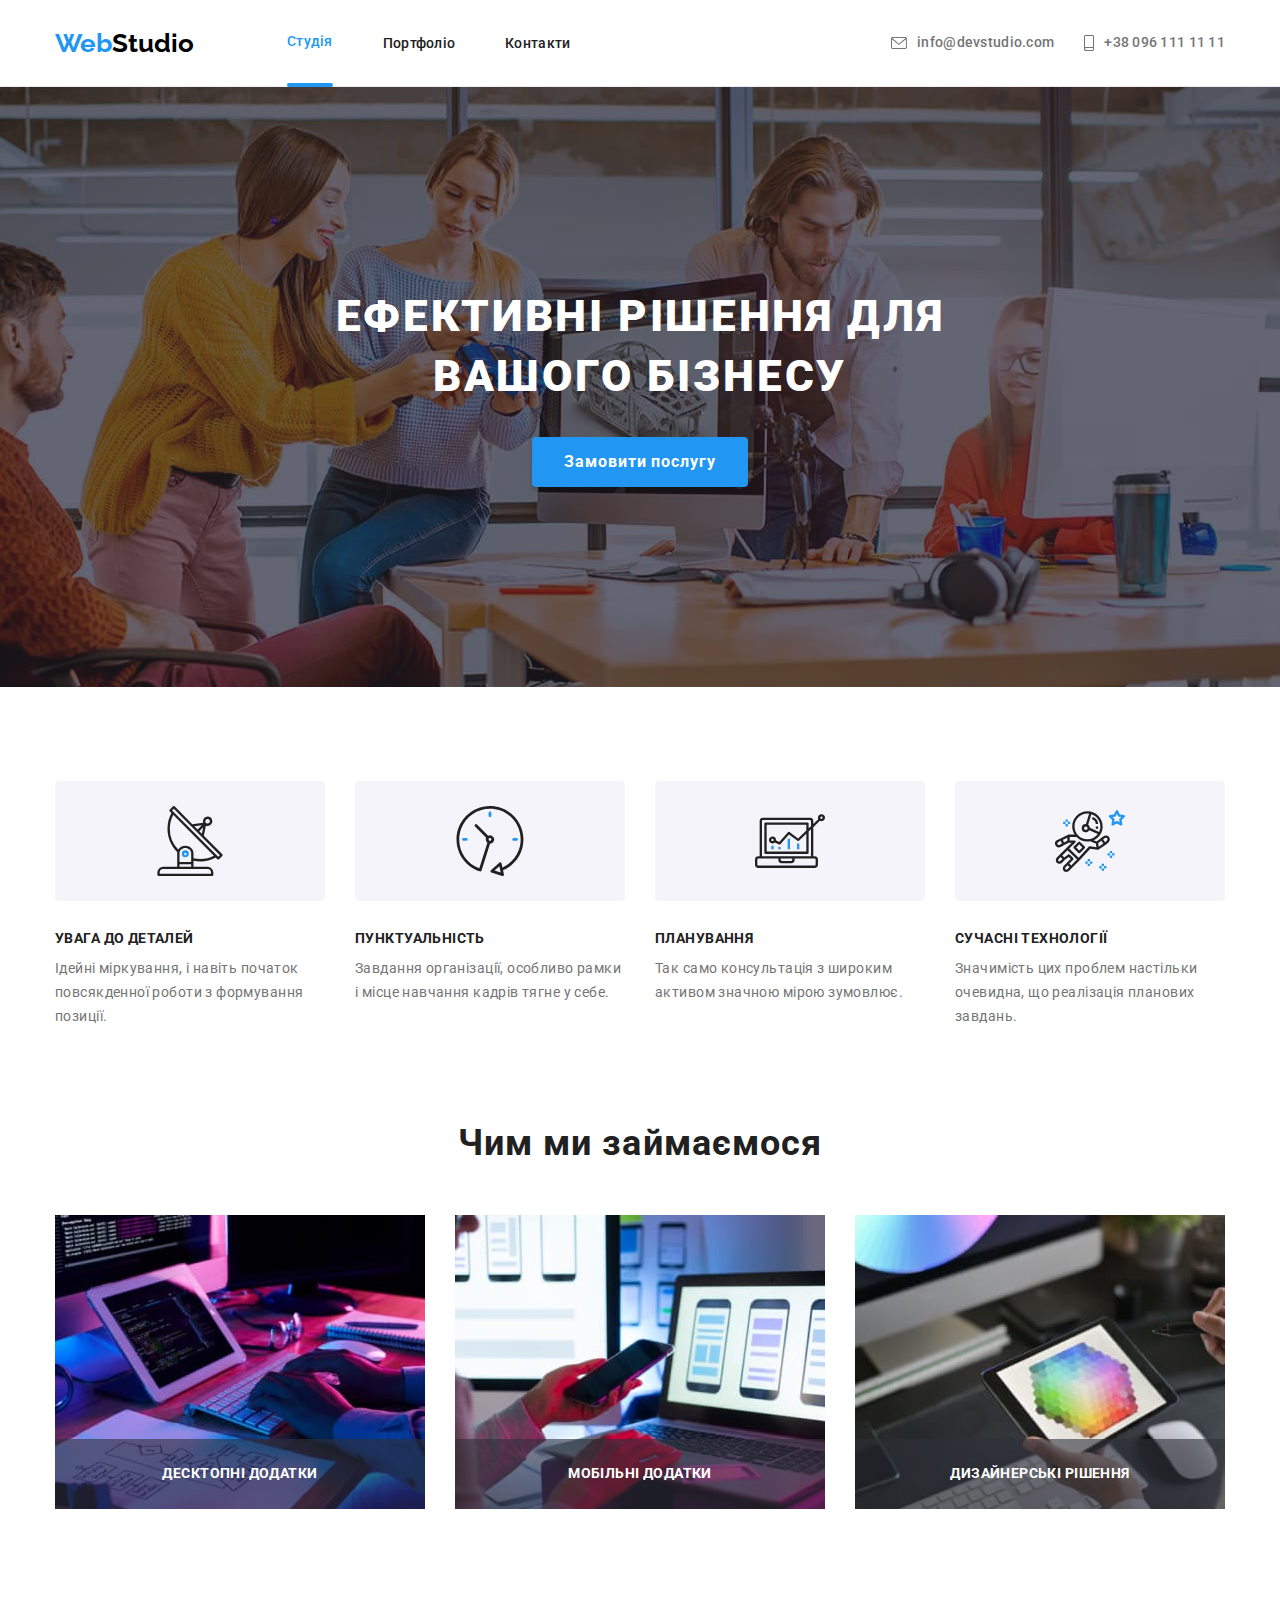
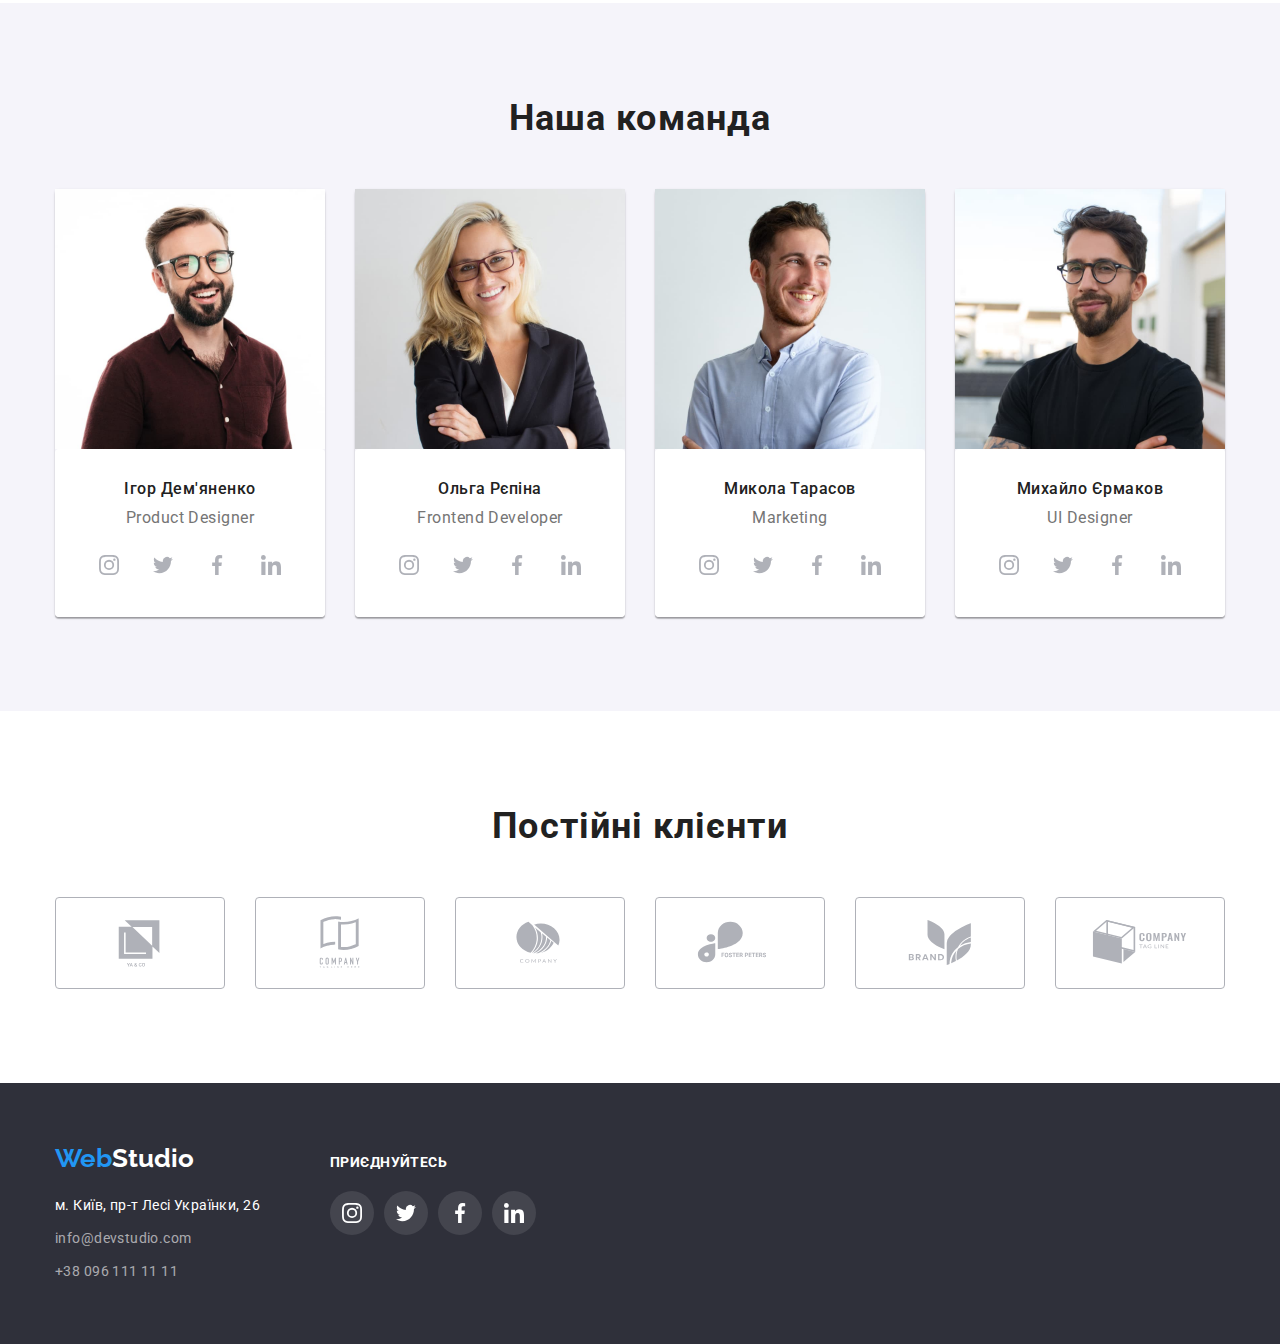
<file: index.html>
<!DOCTYPE html>
<html lang="uk">
  <head>
    <meta charset="UTF-8" />
    <meta http-equiv="X-UA-Compatible" content="IE=edge" />
    <meta name="viewport" content="width=device-width, initial-scale=1.0" />
    <title>goit-markup-hw-03</title>
    <link rel="preconnect" href="https://fonts.googleapis.com" />
    <link rel="preconnect" href="https://fonts.gstatic.com" crossorigin />
    <link
      href="https://fonts.googleapis.com/css2?family=Raleway:wght@700&family=Roboto:wght@400;500;700;900&display=swap"
      rel="stylesheet"
    />
    <link
      rel="stylesheet"
      href="https://cdnjs.cloudflare.com/ajax/libs/modern-normalize/1.1.0/modern-normalize.min.css"
    />
    <link rel="stylesheet" href="./css/styles.css" />
  </head>
  <body>
    <!-- \\\\\\\\\\\\\\\\\\\\\\\\ HEADER ///////////////////////-->
    <header class="header">
      <div class="container transfer">
        <nav class="header-nav">
          <a
            class="header-logo logo"
            href="./index.html"
            lang="en"
            title="company"
            ><span class="logo-half">Web</span>Studio</a
          >
          <ul class="header-list list">
            <li class="header-item">
              <a class="header-link link active" href="">Студія</a>
            </li>
            <li class="header-item">
              <a class="header-link link" href="./portfolio.html">Портфоліо</a>
            </li>
            <li class="header-item header-right-zero">
              <a class="header-link link" href="">Контакти</a>
            </li>
          </ul>
        </nav>
        <!--\\\\\\\\\\\\\\\\\\\\\\\\ Contacts ///////////////////////-->
        <ul class="header-contacts list">
          <li class="header-item-contacts">
            <a class="header-email link" href="mailto:info@devstudio.com">
              <svg class="header-icon" width="16" height="12">
                <use href="./images/symbol-defs.svg#icon-envelope"></use></svg
              >info@devstudio.com
            </a>
          </li>
          <li class="header-item-contacts">
            <a class="header-tel link" href="tel:+380961111111">
              <svg class="header-icon" width="10" height="16">
                <use href="./images/symbol-defs.svg#icon-smartphone"></use></svg
              >+38 096 111 11 11
            </a>
          </li>
        </ul>
      </div>
    </header>
    <!--\\\\\\\\\\\\\\\\\\\\\\ HERO ///////////////////////-->
    <main>
      <section class="hero">
        <div class="container">
          <h1 class="hero-title">Ефективні рішення для <br />вашого бізнесу</h1>
          <button class="hero-btn" data-modal-open type="button">
            Замовити послугу
          </button>
        </div>
      </section>
      <section class="excellence">
        <h2 class="visually-hidden">Що ми можемо запропонувати</h2>
        <div class="container">
          <ul class="hero-item list">
            <li class="hero-item-list">
              <a class="hero-icon-link" href="">
                <svg class="hero-icon" width="70" height="70">
                  <use href="./images/symbol-defs.svg#icon-antenna"></use>
                </svg>
              </a>
              <h3 class="hero-text-title">УВАГА ДО ДЕТАЛЕЙ</h3>
              <p class="hero-text-item">
                Ідейні міркування, і навіть початок повсякденної роботи з
                формування позиції.
              </p>
            </li>
            <li class="hero-item-list">
              <a class="hero-icon-link" href="">
                <svg class="hero-icon" width="70" height="70">
                  <use href="./images/symbol-defs.svg#icon-clock"></use>
                </svg>
              </a>
              <h3 class="hero-text-title">ПУНКТУАЛЬНІСТЬ</h3>
              <p class="hero-text-item">
                Завдання організації, особливо рамки і місце навчання кадрів
                тягне у себе.
              </p>
            </li>
            <li class="hero-item-list">
              <a class="hero-icon-link" href="">
                <svg class="hero-icon" width="70" height="70">
                  <use href="./images/symbol-defs.svg#icon-diagram"></use>
                </svg>
              </a>
              <h3 class="hero-text-title">ПЛАНУВАННЯ</h3>
              <p class="hero-text-item">
                Так само консультація з широким активом значною мірою зумовлює.
              </p>
            </li>
            <li class="hero-item-list">
              <a class="hero-icon-link" href="">
                <svg class="hero-icon" width="70" height="70">
                  <use href="./images/symbol-defs.svg#icon-astronaut"></use>
                </svg>
              </a>
              <h3 class="hero-text-title">СУЧАСНІ ТЕХНОЛОГІЇ</h3>
              <p class="hero-text-item">
                Значимість цих проблем настільки очевидна, що реалізація
                планових завдань.
              </p>
            </li>
          </ul>
        </div>
      </section>
      <!--\\\\\\\\\\\\\\\\\\\\ Work examples ///////////////////////-->
      <section class="hero-example">
        <div class="container">
          <h2 class="hero-example-title">Чим ми займаємося</h2>
          <ul class="hero-example-list list transfer">
            <li class="hero-example-item">
              <img
                src="./images/about-img-1.jpg"
                alt="робочий процесс"
                width="370"
              />
              <p class="hero-text">ДЕСКТОПНІ ДОДАТКИ</p>
            </li>
            <li class="hero-example-item">
              <img
                src="./images/about-img-2.jpg"
                alt="робочий процесс"
                width="370"
              />
              <p class="hero-text">МОБІЛЬНІ ДОДАТКИ</p>
            </li>
            <li class="hero-example-item">
              <img
                src="./images/about-img-3.jpg"
                alt="робочий процесс"
                width="370"
              />
              <p class="hero-text">ДИЗАЙНЕРСЬКІ РІШЕННЯ</p>
            </li>
          </ul>
        </div>
      </section>
      <!--\\\\\\\\\\\\\\\\\\\\\\ Our team ///////////////////////-->
      <section class="hero-team">
        <div class="container">
          <h2 class="hero-team-title">Наша команда</h2>
          <ul class="hero-team-list transfer list">
            <li class="hero-team-item">
              <a class="hero-team-link" href="">
                <img
                  src="./images/human-1.jpg"
                  alt="наша команда"
                  width="270"
                />
              </a>
              <div class="hero-team-div">
                <h3 class="hero-team-person">Ігор Дем'яненко</h3>
                <p class="hero-team-text" lang="en">Product Designer</p>
                <ul class="hero-team-icon">
                  <li class="hero-team-icon-list">
                    <a
                      class="hero-team-icon-link"
                      href="https://www.instagram.com/"
                    >
                      <svg class="team-icon" width="20" height="20">
                        <use
                          href="./images/symbol-defs.svg#icon-instagram"
                        ></use>
                      </svg>
                    </a>
                  </li>
                  <li>
                    <a class="hero-team-icon-link" href="https://twitter.com/">
                      <svg class="team-icon" width="20" height="20">
                        <use href="./images/symbol-defs.svg#icon-twitter"></use>
                      </svg>
                    </a>
                  </li>
                  <li>
                    <a
                      class="hero-team-icon-link"
                      href="https://www.facebook.com/"
                    >
                      <svg class="team-icon" width="20" height="20">
                        <use
                          href="./images/symbol-defs.svg#icon-facebook"
                        ></use>
                      </svg>
                    </a>
                  </li>
                  <li>
                    <a
                      class="hero-team-icon-link"
                      href="https://ua.linkedin.com/"
                    >
                      <svg class="team-icon" width="20" height="20">
                        <use
                          href="./images/symbol-defs.svg#icon-linkedin"
                        ></use>
                      </svg>
                    </a>
                  </li>
                </ul>
              </div>
            </li>
            <li class="hero-team-item">
              <a class="hero-team-link" href="">
                <img
                  src="./images/human-2.jpg"
                  alt="наша команда"
                  width="270"
                />
              </a>
              <div class="hero-team-div">
                <h3 class="hero-team-person">Ольга Рєпіна</h3>
                <p class="hero-team-text" lang="en">Frontend Developer</p>
                <ul class="hero-team-icon">
                  <li class="hero-team-icon-list">
                    <a
                      class="hero-team-icon-link"
                      href="https://www.instagram.com/"
                    >
                      <svg class="team-icon" width="20" height="20">
                        <use
                          href="./images/symbol-defs.svg#icon-instagram"
                        ></use>
                      </svg>
                    </a>
                  </li>
                  <li>
                    <a class="hero-team-icon-link" href="https://twitter.com/">
                      <svg class="team-icon" width="20" height="20">
                        <use href="./images/symbol-defs.svg#icon-twitter"></use>
                      </svg>
                    </a>
                  </li>
                  <li>
                    <a
                      class="hero-team-icon-link"
                      href="https://www.facebook.com/"
                    >
                      <svg class="team-icon" width="20" height="20">
                        <use
                          href="./images/symbol-defs.svg#icon-facebook"
                        ></use>
                      </svg>
                    </a>
                  </li>
                  <li>
                    <a
                      class="hero-team-icon-link"
                      href="https://ua.linkedin.com/"
                    >
                      <svg class="team-icon" width="20" height="20">
                        <use
                          href="./images/symbol-defs.svg#icon-linkedin"
                        ></use>
                      </svg>
                    </a>
                  </li>
                </ul>
              </div>
            </li>
            <li class="hero-team-item">
              <a class="hero-team-link" href="">
                <img
                  src="./images/human-3.jpg"
                  alt="наша команда"
                  width="270"
                />
              </a>
              <div class="hero-team-div">
                <h3 class="hero-team-person">Микола Тарасов</h3>
                <p class="hero-team-text" lang="en">Marketing</p>
                <ul class="hero-team-icon">
                  <li class="hero-team-icon-list">
                    <a
                      class="hero-team-icon-link"
                      href="https://www.instagram.com/"
                    >
                      <svg class="team-icon" width="20" height="20">
                        <use
                          href="./images/symbol-defs.svg#icon-instagram"
                        ></use>
                      </svg>
                    </a>
                  </li>
                  <li>
                    <a class="hero-team-icon-link" href="https://twitter.com/">
                      <svg class="team-icon" width="20" height="20">
                        <use href="./images/symbol-defs.svg#icon-twitter"></use>
                      </svg>
                    </a>
                  </li>
                  <li>
                    <a
                      class="hero-team-icon-link"
                      href="https://www.facebook.com/"
                    >
                      <svg class="team-icon" width="20" height="20">
                        <use
                          href="./images/symbol-defs.svg#icon-facebook"
                        ></use>
                      </svg>
                    </a>
                  </li>
                  <li>
                    <a
                      class="hero-team-icon-link"
                      href="https://ua.linkedin.com/"
                    >
                      <svg class="team-icon" width="20" height="20">
                        <use
                          href="./images/symbol-defs.svg#icon-linkedin"
                        ></use>
                      </svg>
                    </a>
                  </li>
                </ul>
              </div>
            </li>
            <li class="hero-team-item">
              <a class="hero-team-link" href="">
                <img
                  src="./images/human-4.jpg"
                  alt="наша команда"
                  width="270"
                />
              </a>
              <div class="hero-team-div">
                <h3 class="hero-team-person">Михайло Єрмаков</h3>
                <p class="hero-team-text" lang="en">UI Designer</p>
                <ul class="hero-team-icon">
                  <li class="hero-team-icon-list">
                    <a
                      class="hero-team-icon-link"
                      href="https://www.instagram.com/"
                    >
                      <svg class="team-icon" width="20" height="20">
                        <use
                          href="./images/symbol-defs.svg#icon-instagram"
                        ></use>
                      </svg>
                    </a>
                  </li>
                  <li>
                    <a class="hero-team-icon-link" href="https://twitter.com/">
                      <svg class="team-icon" width="20" height="20">
                        <use href="./images/symbol-defs.svg#icon-twitter"></use>
                      </svg>
                    </a>
                  </li>
                  <li>
                    <a
                      class="hero-team-icon-link"
                      href="https://www.facebook.com/"
                    >
                      <svg class="team-icon" width="20" height="20">
                        <use
                          href="./images/symbol-defs.svg#icon-facebook"
                        ></use>
                      </svg>
                    </a>
                  </li>
                  <li>
                    <a
                      class="hero-team-icon-link"
                      href="https://ua.linkedin.com/"
                    >
                      <svg class="team-icon" width="20" height="20">
                        <use
                          href="./images/symbol-defs.svg#icon-linkedin"
                        ></use>
                      </svg>
                    </a>
                  </li>
                </ul>
              </div>
            </li>
          </ul>
        </div>
      </section>
      <section class="hero-clients">
        <div class="container">
          <h2 class="hero-clients-title">Постійні клієнти</h2>
          <ul class="hero-clients-list">
            <li class="hero-clients-icon-list">
              <a class="hero-clients-icon-link" href="">
                <svg class="clients-icon" width="106" height="60">
                  <use href="./images/symbol-defs.svg#icon-logo-1"></use>
                </svg>
              </a>
            </li>
            <li class="hero-clients-icon-list">
              <a class="hero-clients-icon-link" href="">
                <svg class="clients-icon" width="106" height="60">
                  <use href="./images/symbol-defs.svg#icon-logo-2"></use>
                </svg>
              </a>
            </li>
            <li class="hero-clients-icon-list">
              <a class="hero-clients-icon-link" href="">
                <svg class="clients-icon" width="106" height="60">
                  <use href="./images/symbol-defs.svg#icon-logo-3"></use>
                </svg>
              </a>
            </li>
            <li class="hero-clients-icon-list">
              <a class="hero-clients-icon-link" href="">
                <svg class="clients-icon" width="106" height="60">
                  <use href="./images/symbol-defs.svg#icon-logo-4"></use>
                </svg>
              </a>
            </li>
            <li class="hero-clients-icon-list">
              <a class="hero-clients-icon-link" href="">
                <svg class="clients-icon" width="106" height="60">
                  <use href="./images/symbol-defs.svg#icon-logo-5"></use>
                </svg>
              </a>
            </li>
            <li class="hero-clients-icon-list">
              <a class="hero-clients-icon-link" href="">
                <svg class="clients-icon" width="106" height="60">
                  <use href="./images/symbol-defs.svg#icon-logo-6"></use>
                </svg>
              </a>
            </li>
          </ul>
        </div>
      </section>
    </main>
    <!--\\\\\\\\\\\\\\\\\\\\\\\\ FOOTER ///////////////////////-->
    <footer class="footer">
      <section class="footer-section">
        <div class="container footer-flex">
          <div class="left-contacts">
            <a
              class="footer-logo link"
              href="https://google.com"
              lang="en"
              title="company"
              ><span class="logo-half">Web</span>Studio</a
            >
            <!--\\\\\\\\\\\\\\\\ Adress and contacts ///////////////-->
            <address class="footer-contacts">
              <ul class="footer-contacts-list list">
                <li class="footer-contacts-item">
                  <a
                    class="footer-contacts-map link"
                    href="https://goo.gl/maps/Gf49MRzDEagu2Mww9"
                    target="_blank"
                    title="company"
                    rel="noopener noreferrer"
                    >м. Київ, пр-т Лесі Українки, 26</a
                  >
                </li>
                <li class="footer-contacts-item">
                  <a
                    class="footer-contacts-link link"
                    href="mailto:info@devstudio.com"
                    >info@devstudio.com</a
                  >
                </li>
                <li class="footer-contacts-item zero">
                  <a class="footer-contacts-link link" href="tel:+380961111111"
                    >+38 096 111 11 11</a
                  >
                </li>
              </ul>
            </address>
          </div>
          <div class="right-contacts">
            <p class="footer-icon-title">ПРИЄДНУЙТЕСЬ</p>
            <ul class="footer-icon-list">
              <li class="footer-icon-item">
                <a class="footer-icon-link" href="https://www.instagram.com/">
                  <svg class="footer-icon" width="20" height="20">
                    <use href="./images/symbol-defs.svg#icon-instagram"></use>
                  </svg>
                </a>
              </li>
              <li class="footer-icon-item">
                <a class="footer-icon-link" href="https://twitter.com/">
                  <svg class="footer-icon" width="20" height="20">
                    <use href="./images/symbol-defs.svg#icon-twitter"></use>
                  </svg>
                </a>
              </li>
              <li class="footer-icon-item">
                <a class="footer-icon-link" href="https://www.facebook.com/">
                  <svg class="footer-icon" width="20" height="20">
                    <use href="./images/symbol-defs.svg#icon-facebook"></use>
                  </svg>
                </a>
              </li>
              <li class="footer-icon-item">
                <a class="footer-icon-link" href="https://ua.linkedin.com/">
                  <svg class="footer-icon" width="20" height="20">
                    <use href="./images/symbol-defs.svg#icon-linkedin"></use>
                  </svg>
                </a>
              </li>
            </ul>
          </div>
        </div>
      </section>
    </footer>
    <div class="backdrop is-hidden" data-modal>
      <div class="modal">
        <button type="button" class="modal-btn" data-modal-close>
          <svg class="modal-close-icon" width="18" height="18">
            <use href="./images/symbol-defs.svg#icon-close-black-18dp"></use>
          </svg>
        </button>
      </div>
    </div>
    <script src="./js/modal.js"></script>
  </body>
</html>
</file>
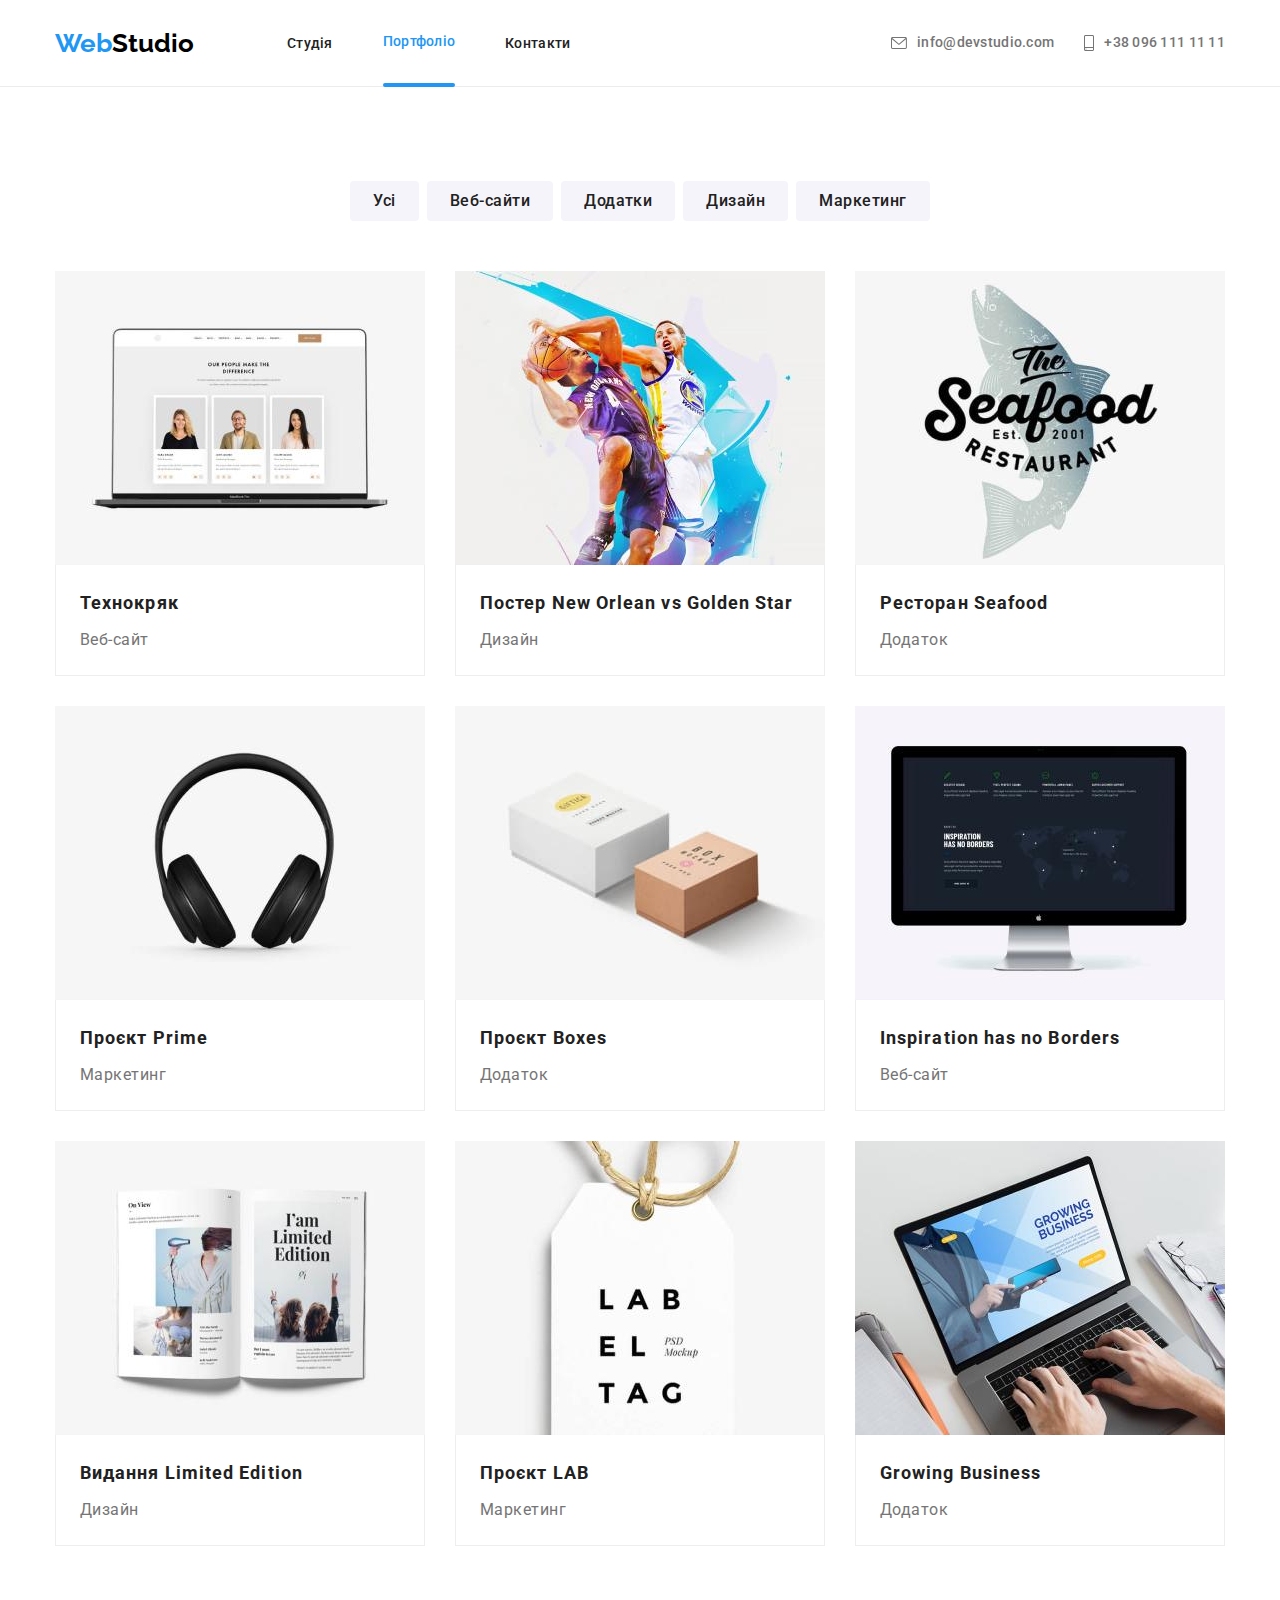
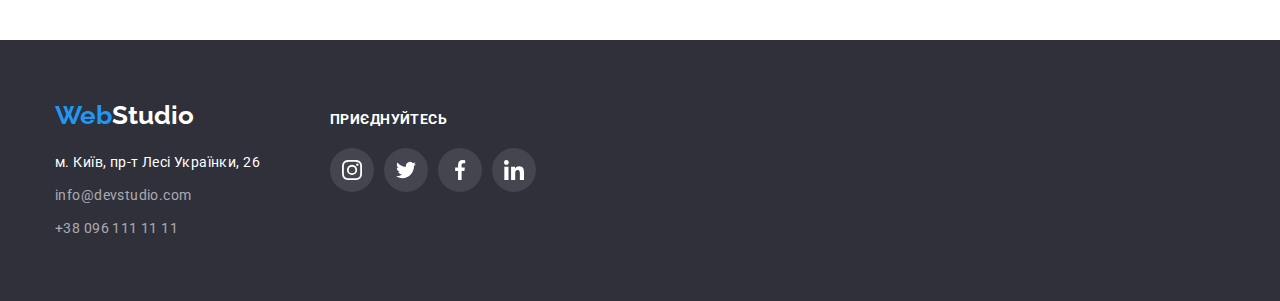
<file: portfolio.html>
<!DOCTYPE html>
<html lang="uk">
  <head>
    <meta charset="UTF-8" />
    <meta http-equiv="X-UA-Compatible" content="IE=edge" />
    <meta name="viewport" content="width=device-width, initial-scale=1.0" />
    <title>goit-markup-hw-03</title>
    <link rel="preconnect" href="https://fonts.googleapis.com" />
    <link rel="preconnect" href="https://fonts.gstatic.com" crossorigin />
    <link
      href="https://fonts.googleapis.com/css2?family=Raleway:wght@700&family=Roboto:wght@400;500;700;900&display=swap"
      rel="stylesheet"
    />
    <link
      rel="stylesheet"
      href="https://cdnjs.cloudflare.com/ajax/libs/modern-normalize/1.1.0/modern-normalize.min.css"
    />
    <link rel="stylesheet" href="./css/styles.css" />
  </head>
  <body>
    <!-- \\\\\\\\\\\\\\\\\\\\\\\\ HEADER ///////////////////-->
    <header class="header">
      <div class="container transfer">
        <nav class="header-nav">
          <a
            class="header-logo logo"
            href="./index.html"
            lang="en"
            title="company"
            ><span class="logo-half">Web</span>Studio</a
          >
          <ul class="header-list list">
            <li class="header-item">
              <a class="header-link link" href="./index.html">Студія</a>
            </li>
            <li class="header-item">
              <a class="header-link link active" href="./portfolio.html"
                >Портфоліо</a
              >
            </li>
            <li class="header-item header-right-zero">
              <a class="header-link link" href="">Контакти</a>
            </li>
          </ul>
        </nav>
        <!--\\\\\\\\\\\\\\\\\\\\\\\\ Contacts ///////////////////////-->
        <ul class="header-contacts list">
          <li class="header-item-contacts">
            <a class="header-email link" href="mailto:info@devstudio.com">
              <svg class="header-icon" width="16" height="12">
                <use href="./images/symbol-defs.svg#icon-envelope"></use></svg
              >info@devstudio.com
            </a>
          </li>
          <li class="header-item-contacts">
            <a class="header-tel link" href="tel:+380961111111">
              <svg class="header-icon" width="10" height="16">
                <use href="./images/symbol-defs.svg#icon-smartphone"></use></svg
              >+38 096 111 11 11
            </a>
          </li>
        </ul>
      </div>
    </header>
    <!--\\\\\\\\\\\\\\\\\\\\\\\\ HERO //////////////////-->
    <main>
      <section class="portfolio">
        <div class="container">
          <h1 class="visually-hidden">Фільтри</h1>
          <ul class="filter-list-btm list">
            <li class="filter-item">
              <button class="filter-btn" type="button">Усі</button>
            </li>
            <li class="filter-item">
              <button class="filter-btn" type="button">Веб-сайти</button>
            </li>
            <li class="filter-item">
              <button class="filter-btn" type="button">Додатки</button>
            </li>
            <li class="filter-item">
              <button class="filter-btn" type="button">Дизайн</button>
            </li>
            <li class="filter-item">
              <button class="filter-btn" type="button">Маркетинг</button>
            </li>
          </ul>
        </div>
        <!--\\\\\\\\\\\\\\\\\\\\\\\\ Portfolio //////////////////-->
        <div class="container">
          <h2 class="visually-hidden">Портфоліо.Види робіт</h2>
          <ul class="portfolio-list list">
            <li class="portfolio-examples">
              <a class="portfolio-link" href="">
                <div class="portfolio-position">
                  <img
                    class="portfolio-cards"
                    src="./images/portfolio-1.jpg"
                    alt="Технокряк"
                    width="370"
                  />
                  <p class="portfolio-overlay-text">
                    Ресурс пропонує комплексні пропозиції з різним рівнем
                    функціоналу та сервісів. Все це дозволить відвідувачу
                    отримати вичерпні відомості про компанію чи приватну особу.
                  </p>
                </div>
                <div class="div-title">
                  <h3 class="examples-title">Технокряк</h3>
                  <p class="portfolio-text">Веб-сайт</p>
                </div>
              </a>
            </li>
            <li class="portfolio-examples">
              <a class="portfolio-link" href="">
                <div class="portfolio-position">
                  <img
                    class="portfolio-cards"
                    src="./images/portfolio-2.jpg"
                    alt="Постер NO vs GS"
                    width="370"
                  />
                  <p class="portfolio-overlay-text">
                    Ресурс пропонує комплексні пропозиції з різним рівнем
                    функціоналу та сервісів. Все це дозволить відвідувачу
                    отримати вичерпні відомості про компанію чи приватну особу.
                  </p>
                </div>
                <div class="div-title">
                  <h3 class="examples-title" lang="en">
                    Постер New Orlean vs Golden Star
                  </h3>
                  <p class="portfolio-text">Дизайн</p>
                </div>
              </a>
            </li>
            <li class="portfolio-examples">
              <a class="portfolio-link" href="">
                <div class="portfolio-position">
                  <img
                    class="portfolio-cards"
                    src="./images/portfolio-3.jpg"
                    alt="Ресторан Seafood"
                    width="370"
                  />
                  <p class="portfolio-overlay-text">
                    Ресурс пропонує комплексні пропозиції з різним рівнем
                    функціоналу та сервісів. Все це дозволить відвідувачу
                    отримати вичерпні відомості про компанію чи приватну особу.
                  </p>
                </div>
                <div class="div-title">
                  <h3 class="examples-title" lang="en">Ресторан Seafood</h3>
                  <p class="portfolio-text">Додаток</p>
                </div></a
              >
            </li>
            <li class="portfolio-examples">
              <a class="portfolio-link" href="">
                <div class="portfolio-position">
                  <img
                    class="portfolio-cards"
                    src="./images/portfolio-4.jpg"
                    alt="Проєкт Prime"
                    width="370"
                  />
                  <p class="portfolio-overlay-text">
                    Ресурс пропонує комплексні пропозиції з різним рівнем
                    функціоналу та сервісів. Все це дозволить відвідувачу
                    отримати вичерпні відомості про компанію чи приватну особу.
                  </p>
                </div>
                <div class="div-title">
                  <h3 class="examples-title" lang="en">Проєкт Prime</h3>
                  <p class="portfolio-text">Маркетинг</p>
                </div></a
              >
            </li>
            <li class="portfolio-examples">
              <a class="portfolio-link" href="">
                <div class="portfolio-position">
                  <img
                    class="portfolio-cards"
                    src="./images/portfolio-5.jpg"
                    alt="Проєкт Boxes"
                    width="370"
                  />
                  <p class="portfolio-overlay-text">
                    Ресурс пропонує комплексні пропозиції з різним рівнем
                    функціоналу та сервісів. Все це дозволить відвідувачу
                    отримати вичерпні відомості про компанію чи приватну особу.
                  </p>
                </div>
                <div class="div-title">
                  <h3 class="examples-title" lang="en">Проєкт Boxes</h3>
                  <p class="portfolio-text">Додаток</p>
                </div></a
              >
            </li>
            <li class="portfolio-examples">
              <a class="portfolio-link" href="">
                <div class="portfolio-position">
                  <img
                    class="portfolio-cards"
                    src="./images/portfolio-6.jpg"
                    alt="Inspiration has no Borders"
                    width="370"
                  />
                  <p class="portfolio-overlay-text">
                    Ресурс пропонує комплексні пропозиції з різним рівнем
                    функціоналу та сервісів. Все це дозволить відвідувачу
                    отримати вичерпні відомості про компанію чи приватну особу.
                  </p>
                </div>
                <div class="div-title">
                  <h3 class="examples-title" lang="en">
                    Inspiration has no Borders
                  </h3>
                  <p class="portfolio-text">Веб-сайт</p>
                </div></a
              >
            </li>
            <li class="portfolio-examples">
              <a class="portfolio-link" href="">
                <div class="portfolio-position">
                  <img
                    class="portfolio-cards"
                    src="./images/portfolio-7.jpg"
                    alt="Видання Limited Edition"
                    width="370"
                  />
                  <p class="portfolio-overlay-text">
                    Ресурс пропонує комплексні пропозиції з різним рівнем
                    функціоналу та сервісів. Все це дозволить відвідувачу
                    отримати вичерпні відомості про компанію чи приватну особу.
                  </p>
                </div>
                <div class="div-title">
                  <h3 class="examples-title" lang="en">
                    Видання Limited Edition
                  </h3>
                  <p class="portfolio-text">Дизайн</p>
                </div></a
              >
            </li>
            <li class="portfolio-examples">
              <a class="portfolio-link" href="">
                <div class="portfolio-position">
                  <img
                    class="portfolio-cards"
                    src="./images/portfolio-8.jpg"
                    alt="Проєкт LAB"
                    width="370"
                  />
                  <p class="portfolio-overlay-text">
                    Ресурс пропонує комплексні пропозиції з різним рівнем
                    функціоналу та сервісів. Все це дозволить відвідувачу
                    отримати вичерпні відомості про компанію чи приватну особу.
                  </p>
                </div>
                <div class="div-title">
                  <h3 class="examples-title" lang="en">Проєкт LAB</h3>
                  <p class="portfolio-text">Маркетинг</p>
                </div></a
              >
            </li>
            <li class="portfolio-examples">
              <a class="portfolio-link" href="">
                <div class="portfolio-position">
                  <img
                    class="portfolio-cards"
                    src="./images/portfolio-9.jpg"
                    alt="Growing Business"
                    width="370"
                  />
                  <p class="portfolio-overlay-text">
                    Ресурс пропонує комплексні пропозиції з різним рівнем
                    функціоналу та сервісів. Все це дозволить відвідувачу
                    отримати вичерпні відомості про компанію чи приватну особу.
                  </p>
                </div>
                <div class="div-title">
                  <h3 class="examples-title" lang="en">Growing Business</h3>
                  <p class="portfolio-text">Додаток</p>
                </div></a
              >
            </li>
          </ul>
        </div>
      </section>
    </main>
    <!--\\\\\\\\\\\\\\\\\\\\\\\\ FOOTER //////////////////-->
    <footer class="footer">
      <section class="footer-section">
        <div class="container footer-flex">
          <div class="left-contacts">
            <a
              class="footer-logo link"
              href="https://google.com"
              lang="en"
              title="company"
              ><span class="logo-half">Web</span>Studio</a
            >
            <!--\\\\\\\\\\\\\\\\ Adress and contacts ///////////////-->
            <address class="footer-contacts">
              <ul class="footer-contacts-list list">
                <li class="footer-contacts-item">
                  <a
                    class="footer-contacts-map link"
                    href="https://goo.gl/maps/Gf49MRzDEagu2Mww9"
                    target="_blank"
                    title="company"
                    rel="noopener noreferrer"
                    >м. Київ, пр-т Лесі Українки, 26</a
                  >
                </li>
                <li class="footer-contacts-item">
                  <a
                    class="footer-contacts-link link"
                    href="mailto:info@devstudio.com"
                    >info@devstudio.com</a
                  >
                </li>
                <li class="footer-contacts-item zero">
                  <a class="footer-contacts-link link" href="tel:+380961111111"
                    >+38 096 111 11 11</a
                  >
                </li>
              </ul>
            </address>
          </div>
          <div class="right-contacts">
            <p class="footer-icon-title">ПРИЄДНУЙТЕСЬ</p>
            <ul class="footer-icon-list">
              <li class="footer-icon-item">
                <a class="footer-icon-link" href="">
                  <svg class="footer-icon" width="20" height="20">
                    <use href="./images/symbol-defs.svg#icon-instagram"></use>
                  </svg>
                </a>
              </li>
              <li class="footer-icon-item">
                <a class="footer-icon-link" href="">
                  <svg class="footer-icon" width="20" height="20">
                    <use href="./images/symbol-defs.svg#icon-twitter"></use>
                  </svg>
                </a>
              </li>
              <li class="footer-icon-item">
                <a class="footer-icon-link" href="">
                  <svg class="footer-icon" width="20" height="20">
                    <use href="./images/symbol-defs.svg#icon-facebook"></use>
                  </svg>
                </a>
              </li>
              <li class="footer-icon-item">
                <a class="footer-icon-link" href="">
                  <svg class="footer-icon" width="20" height="20">
                    <use href="./images/symbol-defs.svg#icon-linkedin"></use>
                  </svg>
                </a>
              </li>
            </ul>
          </div>
        </div>
      </section>
    </footer>
  </body>
</html>
</file>
<file: css/styles.css>
html {
  box-sizing: border-box;
}

*,
*::before,
*::after {
  box-sizing: inherit;
}
:root {
  --paragraph-text-color: #757575;
  --title-text-color: #212121;
  --filter-btn-color: #212121;
  --filter-btn-bg: #f5f4fa;
  --aсcent-color: #2196f3;
  --logo-white-color: #ffffff;
  --logo-blue-color: #2196f3;
  --logo-black-color: #000000;
  --btn-white-color: #ffffff;
  --hero-bg-color: #2f303a;
  --bg-color: #ffffff;
  --footer-contacts-color: rgba(255, 255, 255, 0.6);
  --footer-contacts-map: #ffffff;
  --header-contact-color: #757575;
  --hero-title-color: #ffffff;
  --footer-bg-color: #2f303a;
  --hero-team-bg-color: #f5f4fa;
}

p,
h1,
h2,
h3,
h4,
h5,
h6 {
  margin: 0;
}

ul,
ol {
  margin: 0;
  padding-left: 0;
  list-style: none;
}

img {
  max-width: 100%;
  height: auto;
  display: block;
}

body {
  font-family: "Roboto", sans-serif;
  background-color: var(--bg-color);
}

.list,
.link,
.logo {
  list-style: none;
  text-decoration: none;
}

.container {
  width: 1200px;
  padding-left: 15px;
  padding-right: 15px;
  /* outline: 2px solid tomato; */
  margin: 0 auto;
}
/* -----------------HEADER------------- */

.header {
  background-color: var(--bg-color);
  border-bottom: 1px solid #ececec;
}

.header-nav {
  display: flex;
  align-items: center;
}

.header-logo {
  color: var(--logo-black-color);
  font-family: "Raleway";
  font-weight: 700;
  font-size: 26px;
  line-height: 1.19;
  margin-right: 93px;
  display: block;
}

.logo-half {
  color: var(--logo-blue-color);
}

.header-contacts {
  display: flex;
  align-items: center;
  margin-left: auto;
}

.header-item-contacts {
  display: flex;
  align-items: baseline;
}

.header-list,
.transfer {
  display: flex;
  align-items: center;
}

.header-item {
  display: block;
  padding-top: 32px;
  padding-bottom: 32px;
}

.header-list .header-item + .header-item {
  margin-left: 50px;
}

.header-icon {
  fill: currentColor;
  margin-right: 10px;
}

.header-tel:hover,
.header-tel:focus,
.header-email:hover,
.header-email:focus,
.header-email:hover,
.header-email:focus {
  color: var(--aсcent-color);
}

.active {
  color: var(--aсcent-color);
}

.header-link {
  display: inline-block;
  font-weight: 500;
  font-size: 14px;
  line-height: 1.14;
  letter-spacing: 0.02em;
  color: var(--title-text-color);
  cursor: pointer;

  transition: color 250ms cubic-bezier(0.4, 0, 0.2, 1);
}

.active::after {
  content: "";
  position: relative;

  top: 33px;
  left: 0px;

  display: block;
  width: 100%;
  height: 4px;
  background-color: #2196f3;
  border-radius: 2px;
  transform: scaleX(1);
}

.active,
.header-link:hover,
.header-link:focus {
  color: var(--aсcent-color);
}

.header-email {
  display: flex;
  align-items: center;
  font-weight: 500;
  font-size: 14px;
  line-height: 1.14;
  letter-spacing: 0.02em;
  color: var(--header-contact-color);
  margin-right: 30px;

  transition: color 250ms cubic-bezier(0.4, 0, 0.2, 1);
}

.header-tel {
  display: flex;
  align-items: center;
  font-weight: 500;
  font-size: 14px;
  line-height: 1.14;
  letter-spacing: 0.02em;
  color: var(--header-contact-color);

  transition: color 250ms cubic-bezier(0.4, 0, 0.2, 1);
}

.footer-contacts-map:hover,
.footer-contacts-map:focus,
.footer-contacts-link:hover,
.footer-contacts-link:focus {
  color: var(--aсcent-color);
}

/* ----------------HERO---------------- */

.hero {
  background-color: var(--hero-bg-color);
  text-align: center;
  padding: 200px 0px 200px 0px;
  background-image: linear-gradient(
      rgba(47, 48, 58, 0.4),
      rgba(47, 48, 58, 0.4)
    ),
    url(../images/bg.jpg);
  background-repeat: no-repeat;
  background-position: center;
  max-width: 1600px;
  margin-left: auto;
  margin-right: auto;
}

.hero-title {
  font-weight: 900;
  font-size: 44px;
  line-height: 1.36;
  text-align: center;
  letter-spacing: 0.06em;
  text-transform: uppercase;
  color: var(--hero-title-color);
  margin-bottom: 30px;
}

.hero-btn {
  font-family: inherit;
  font-weight: 700;
  font-size: 16px;
  line-height: 1.88;
  letter-spacing: 0.06em;
  color: var(--btn-white-color);
  background: var(--aсcent-color);
  border: transparent;
  box-shadow: 0px 4px 4px rgba(0, 0, 0, 0.15);
  border-radius: 4px;
  padding: 10px 32px;
  margin: 0px auto;
  display: inline-block;
}

.excellence {
  padding: 94px 0px 94px 0px;
}

.visually-hidden {
  position: absolute;
  white-space: nowrap;
  width: 1px;
  height: 1px;
  overflow: hidden;
  border: 0;
  padding: 0;
  clip: rect(0 0 0 0);
  clip-path: inset(50%);
  margin: -1px;
}

.hero-icon-link {
  width: 270px;
  height: 120px;
  background: #f5f4fa;
  border-radius: 4px;
  display: flex;
  margin-bottom: 30px;
  align-items: center;
  justify-content: center;
}

.hero-team-icon {
  display: flex;
  justify-content: center;
  gap: 10px;
}

.hero-team-icon-link {
  width: 44px;
  height: 44px;
  border-radius: 50px;
  background: #fff;
  display: flex;
  align-items: center;
  justify-content: center;
  color: #afb1b8;

  transition: background-color 250ms cubic-bezier(0.4, 0, 0.2, 1),
    color 250ms cubic-bezier(0.4, 0, 0.2, 1);
}

.hero-team-icon-link:hover,
.hero-team-icon-link:focus {
  color: #fff;
  background-color: #2196f3;
  transition: background-color 250ms cubic-bezier(0.4, 0, 0.2, 1),
    color 250ms cubic-bezier(0.4, 0, 0.2, 1);
}

.team-icon {
  fill: currentColor;
}

.hero-clients-title {
  font-weight: 700;
  font-size: 36px;
  line-height: 1.17;
  text-align: center;
  letter-spacing: 0.03em;
  color: var(--title-text-color);
  margin-bottom: 50px;
}

.hero-clients {
  padding: 94px 0px 94px 0px;
}
.hero-clients-list {
  display: flex;
}

.hero-clients-list .hero-clients-icon-list + .hero-clients-icon-list {
  margin-left: 30px;
}

.hero-clients-icon-link {
  width: 170px;
  height: 92px;
  border: 1px solid #afb1b8;
  border-radius: 4px;
  display: flex;
  align-items: center;
  justify-content: center;
  color: #afb1b8;
  transition: color 250ms cubic-bezier(0.4, 0, 0.2, 1);
}

.hero-clients-icon-link:hover,
.hero-clients-icon-link:focus {
  color: #2196f3;
  background-color: #fff;
  border: 1px solid #2196f3;
}

.clients-icon {
  fill: currentColor;
}

.hero-item {
  display: flex;
  align-items: flex-start;
}

.hero-item .hero-item-list + .hero-item-list {
  margin-left: 30px;
}

.hero-text-title {
  font-weight: 700;
  font-size: 14px;
  line-height: 1.14;
  letter-spacing: 0.03em;
  text-transform: uppercase;
  color: var(--title-text-color);
  margin-bottom: 10px;
}

.hero-text-item {
  font-size: 14px;
  line-height: 1.71;
  letter-spacing: 0.03em;
  color: var(--paragraph-text-color);
  width: 270px;
}

/* -----------------Work examples -----------*/

.hero-example {
  padding-bottom: 94px;
}

.hero-example-title {
  font-weight: 700;
  font-size: 36px;
  line-height: 1.17;
  text-align: center;
  letter-spacing: 0.03em;
  color: var(--title-text-color);
  margin-bottom: 50px;
}

.hero-example-list .hero-example-item + .hero-example-item {
  margin-left: 30px;
}

.hero-example-item {
  position: relative;
  background-repeat: no-repeat;
  background-position: center;
  background-image: linear-gradient(
    rgba(47, 48, 58, 0.4),
    rgba(47, 48, 58, 0.4)
  );
}

.hero-text {
  display: block;
  position: absolute;

  bottom: 0px;
  right: 0;
  width: 370px;
  height: 70px;

  padding: 27px 0px 27px 0px;

  font-weight: 700;
  font-size: 14px;
  line-height: 1.14;
  text-align: center;
  letter-spacing: 0.03em;
  text-transform: uppercase;
  color: #ffffff;
  background: rgba(47, 48, 58, 0.6);
}

.hero-team {
  background: var(--hero-team-bg-color);
  padding: 94px 0px 94px 0px;
}

.hero-team-title {
  font-weight: 700;
  font-size: 36px;
  line-height: 1.17;
  text-align: center;
  letter-spacing: 0.03em;
  color: var(--title-text-color);
  margin-bottom: 50px;
}

.hero-team-list .hero-team-item + .hero-team-item {
  margin-left: 30px;
}

.hero-team-item {
  box-shadow: 0px 1px 3px rgba(0, 0, 0, 0.12), 0px 1px 1px rgba(0, 0, 0, 0.14),
    0px 2px 1px rgba(0, 0, 0, 0.2);
  border-radius: 4px;
}

.hero-team-div {
  padding: 30px 0px 30px 0px;
  background: var(--btn-white-color);
  border-radius: 4px;
}

.hero-team-person {
  font-weight: 500;
  font-size: 16px;
  line-height: 1.19;
  text-align: center;
  letter-spacing: 0.03em;
  color: var(--title-text-color);
  margin-bottom: 10px;
}

.hero-team-text {
  font-size: 16px;
  line-height: 1.19;
  text-align: center;
  letter-spacing: 0.03em;
  color: var(--paragraph-text-color);
  margin-bottom: 16px;
}

/* ----------------FOOTER--------------- */

.footer {
  background: var(--footer-bg-color);
  padding: 60px 0px 60px 0px;
}

.footer-icon {
  display: flex;
  align-items: baseline;
}

.footer-icon-soc {
  display: flex;
}
.footer-icon-title {
  font-weight: 700;
  font-size: 14px;
  line-height: 1.14;
  letter-spacing: 0.03em;
  text-transform: uppercase;
  color: #ffffff;
  margin-bottom: 20px;
}

.footer-icon-list {
  display: flex;
}

.footer-icon-list .footer-icon-item + .footer-icon-item {
  margin-left: 10px;
}

.right-contacts {
  margin-left: 70px;
}

.footer-icon-link {
  width: 44px;
  height: 44px;
  border-radius: 50px;
  background: rgba(255, 255, 255, 0.1);
  display: flex;
  align-items: center;
  justify-content: center;
  color: #fff;

  transition: background-color 250ms cubic-bezier(0.4, 0, 0.2, 1);
}

.footer-icon-link:hover,
.footer-icon-link:focus {
  background-color: #2196f3;
}

.footer-icon {
  fill: currentColor;
}

.footer-logo {
  color: var(--logo-white-color);
  font-family: "Raleway";
  font-weight: 700;
  font-size: 26px;
  line-height: 1.19;
  display: inline-flex;
  margin-bottom: 20px;
}

.footer-contacts {
  font-family: inherit;
  font-style: normal;
  display: flex;
  align-items: baseline;
}

.footer-contacts-map {
  font-size: 14px;
  line-height: 1.71;
  letter-spacing: 0.03em;
  color: var(--footer-contacts-map);

  transition: color 250ms cubic-bezier(0.4, 0, 0.2, 1);
}

.footer-contacts-link {
  font-size: 14px;
  line-height: 1.71;
  letter-spacing: 0.03em;
  color: var(--footer-contacts-color);

  transition: color 250ms cubic-bezier(0.4, 0, 0.2, 1);
}

.footer-contacts-item {
  margin-bottom: 9px;
}

.footer-flex {
  display: flex;
  align-items: baseline;
}

.zero {
  margin: 0px;
}

/* ----------------PORTFOLIO--------------- */
.portfolio {
  padding: 94px 0px 94px 0px;
}

.filter-btn {
  font-family: inherit;
  font-style: normal;
  font-weight: 500;
  font-size: 16px;
  line-height: 1.63;
  letter-spacing: 0.03em;
  color: var(--filter-btn-color);
  background: var(--filter-btn-bg);
  cursor: pointer;
  border-radius: 4px;
  border: 1px solid transparent;
  padding: 6px 22px;

  transition: box-shadow 250ms cubic-bezier(0.4, 0, 0.2, 1),
    background-color 250ms cubic-bezier(0.4, 0, 0.2, 1),
    color 250ms cubic-bezier(0.4, 0, 0.2, 1);
}

.filter-list-btm {
  display: flex;
  justify-content: center;
  margin-bottom: 50px;
}

.filter-list-btm .filter-item + .filter-item {
  margin-left: 8px;
}

.filter-btn:hover,
.filter-btn:focus {
  font-weight: 500;
  font-size: 16px;
  line-height: 1.63;
  text-align: center;
  letter-spacing: 0.03em;

  color: var(--btn-white-color);
  background: var(--aсcent-color);
  box-shadow: 0px 3px 1px rgba(0, 0, 0, 0.1), 0px 1px 2px rgba(0, 0, 0, 0.08),
    0px 2px 2px rgba(0, 0, 0, 0.12);
  border-radius: 4px;

  transition: box-shadow 250ms cubic-bezier(0.4, 0, 0.2, 1),
    background-color 250ms cubic-bezier(0.4, 0, 0.2, 1),
    color 250ms cubic-bezier(0.4, 0, 0.2, 1);
}

.examples-title {
  font-weight: 700;
  font-size: 18px;
  line-height: 2;
  letter-spacing: 0.06em;

  color: var(--title-text-color);
  margin-bottom: 4px;
}

.portfolio-list {
  display: flex;
  flex-wrap: wrap;
}

.portfolio-examples {
  width: calc((100% - 60px) / 3);
  margin-right: 30px;
  margin-bottom: 30px;
}

.portfolio-link {
  display: block;
  text-decoration: none;
}

.portfolio-link:hover,
.portfolio-link:focus {
  box-shadow: 0px 1px 1px rgba(0, 0, 0, 0.12), 0px 4px 4px rgba(0, 0, 0, 0.06),
    1px 4px 6px rgba(0, 0, 0, 0.16);
  transition: box-shadow 250ms cubic-bezier(0.4, 0, 0.2, 1);
}
.portfolio-examples:hover .portfolio-overlay-text {
  transform: translate(0);
}

.portfolio-position {
  position: relative;
  overflow: hidden;
}

.portfolio-overlay-text {
  position: absolute;
  top: 0;
  left: 0;

  width: 100%;
  height: 100%;
  font-weight: 400;
  font-size: 18px;
  line-height: 1.56;
  letter-spacing: 0.03em;
  color: #ffffff;
  background-color: rgba(33, 150, 243, 0.9);

  padding: 63px 24px;

  transform: translateY(100%);
  transition: transform 250ms cubic-bezier(0.4, 0, 0.2, 1);
  /* overflow: auto; */
}

.portfolio-examples:nth-child(3n) {
  margin-right: 0px;
}

.portfolio-examples:nth-last-child(-n + 3) {
  margin-bottom: 0px;
}

.div-title {
  padding: 20px 24px;
  border-left: 1px solid #eeeeee;
  border-bottom: 1px solid #eeeeee;
  border-right: 1px solid #eeeeee;
}

.portfolio-text {
  font-size: 16px;
  line-height: 1.88;
  letter-spacing: 0.03em;
  color: var(--paragraph-text-color);
}

.backdrop {
  position: fixed;
  top: 0;
  width: 100%;
  height: 100%;

  background-color: rgba(0, 0, 0, 0.2);
  transition: opacity 250ms cubic-bezier(0.4, 0, 0.2, 1),
    visibility 250ms cubic-bezier(0.4, 0, 0.2, 1);
}

.modal {
  width: 528px;
  min-height: 581px;

  background: #ffffff;
  box-shadow: 0px 1px 3px rgba(0, 0, 0, 0.12), 0px 1px 1px rgba(0, 0, 0, 0.14),
    0px 2px 1px rgba(0, 0, 0, 0.2);
  border-radius: 4px;
  transition: box-shadow 250ms cubic-bezier(0.4, 0, 0.2, 1);

  position: absolute;
  top: 50%;
  left: 50%;
  transform: translate(-50%, -50%); scaleY(1);
  transition: transform 250ms cubic-bezier(0.4, 0, 0.2, 1);
}

.backdrop.is-hidden .modal{
  transform: translate(-50%,-50%) scaleY(0);
}

.modal-btn {
  width: 30px;
  height: 30px;
  border: 1px solid rgba(0, 0, 0, 0.1);
  border-radius: 50%;
  background-color: transparent;

  position: absolute;
  top: 8px;
  right: 8px;
  display: flex;
  align-items: center;
  justify-content: center;
  padding: 0;
  cursor: pointer;
}

.is-hidden {
  opacity: 0;
  visibility: hidden;
  pointer-events: none;
}
</file>
